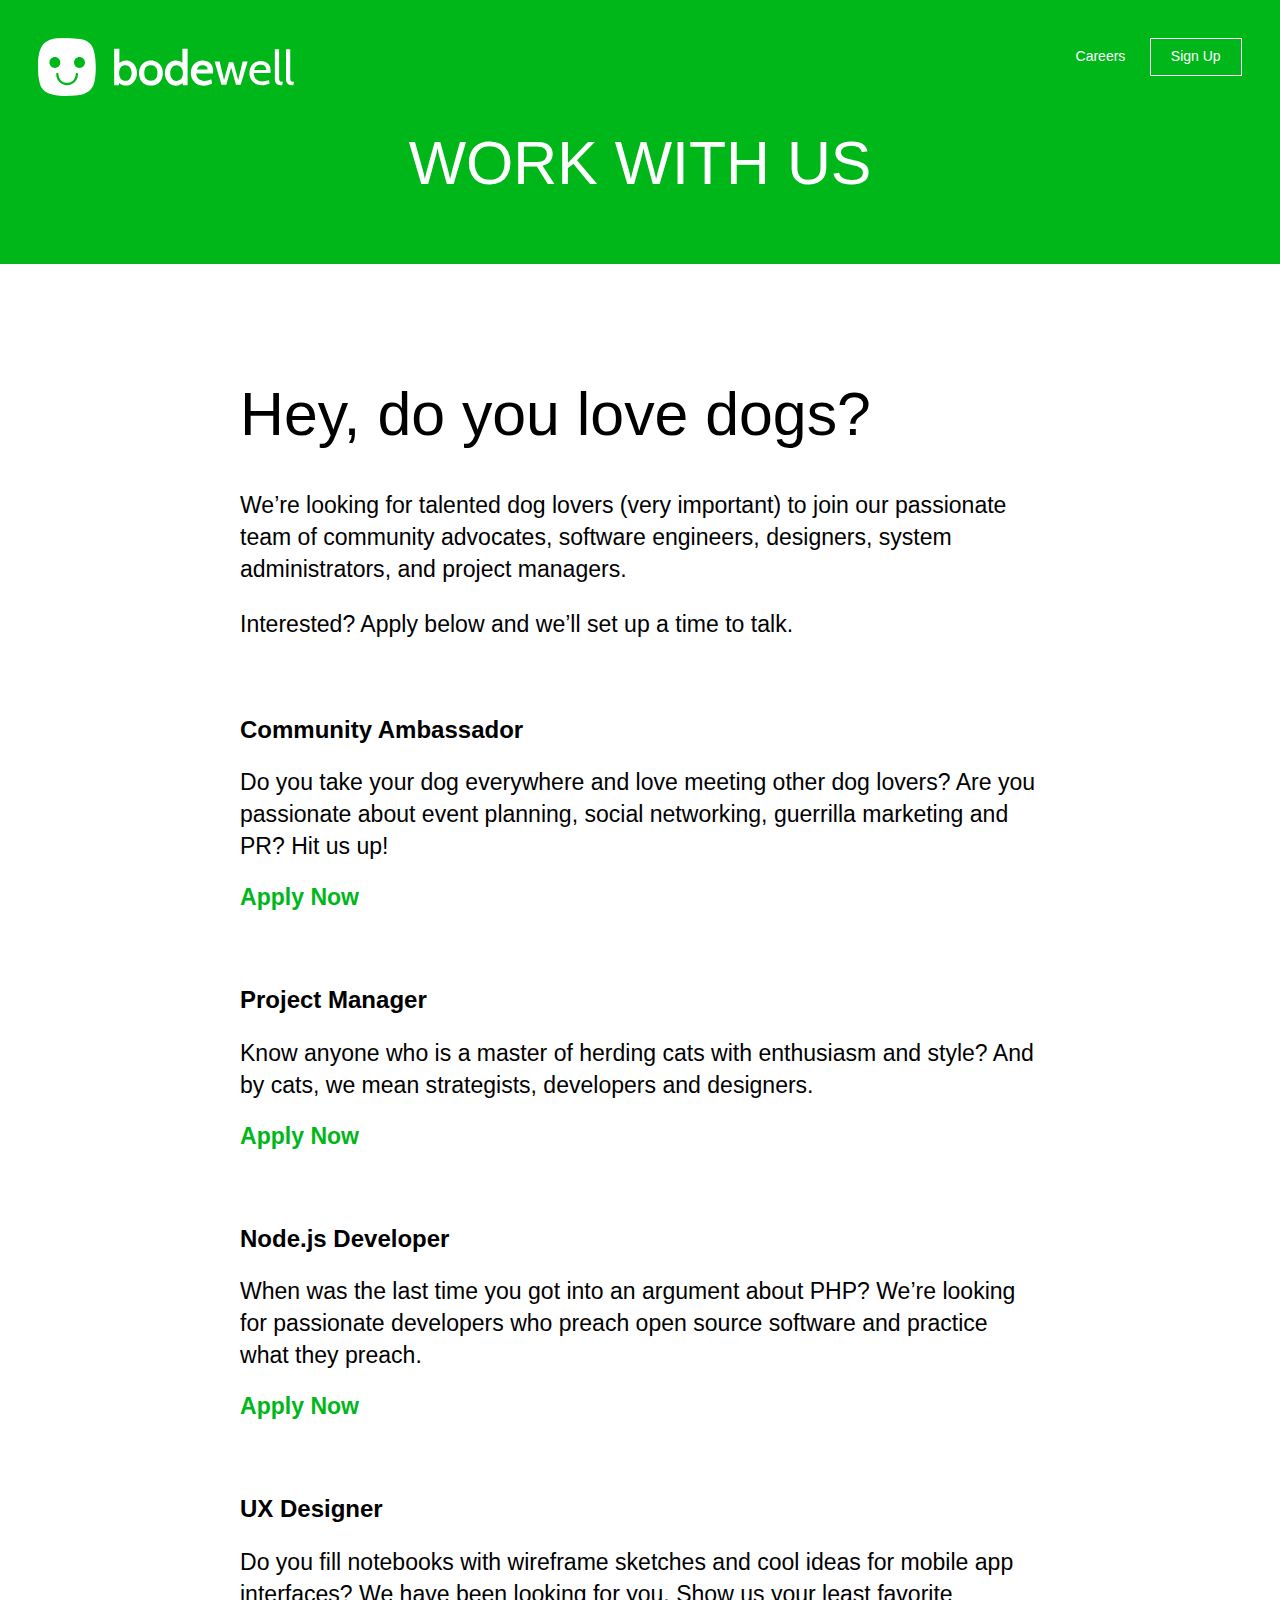
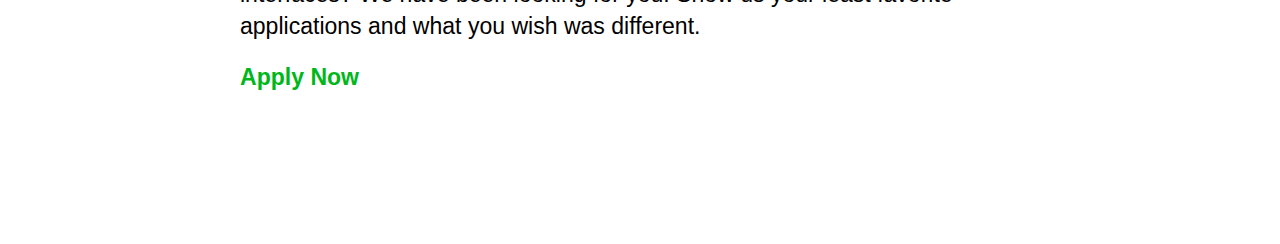
<file: careers.html>
<!doctype html>
<html class="no-js" lang="">
    <head>
        <meta charset="utf-8">
        <meta http-equiv="x-ua-compatible" content="ie=edge">
        <title>Bodewell Careers</title>
        <meta name="description" content="">
        <meta name="viewport" content="width=device-width, initial-scale=1">

        <link rel="manifest" href="site.webmanifest">
        <link rel="apple-touch-icon" href="icon.png">
        <!-- Place favicon.ico in the root directory -->


        <link rel="stylesheet" href="css/bodewell.css">
    </head>
    <body>
      <div class="content-page">
        <!--[if lte IE 9]>
            <p class="browserupgrade">You are using an <strong>outdated</strong> browser. Please <a href="https://browsehappy.com/">upgrade your browser</a> to improve your experience and security.</p>
        <![endif]-->

        <!-- Add your site or application content here -->


        <header>
          <a href="index.html">
            <img class="logo" src="img/bodewell-logo.svg">
          </a>
          <div class="nav">

            <a href="careers.html" class=" btn text-light inline ga-tracker" data-category="Content" data-label="Careers - Nav">Careers</a>

            <a href="https://bodewell.us12.list-manage.com/subscribe/post?u=2cd95dfe088c5ca7e7065ddd8&id=fc47dbff81" class=" btn btn-light inline ga-tracker" data-category="Conversions" data-label="Sign Up - Nav">Sign Up</a>

          </div>
        </header>
        <div class="content-banner">
          <h1>Work with us</h1>
        </div>

        <div class="page-body">


          <h1>Hey, do you love dogs?</h1>
          <p>We’re looking for talented dog lovers (very important) to join our passionate team of community advocates, software engineers, designers, system administrators, and project managers.</p>
          <p>Interested? Apply below and we’ll set up a time to talk.</p>

          <section class="job-post">
            <h2>Community Ambassador</h2>
            <p>Do you take your dog everywhere and love meeting other dog lovers? Are you passionate about event planning, social networking, guerrilla marketing and PR? Hit us up!</p>
            <a href="https://goo.gl/forms/mArzAYslwWFKGiS32">Apply Now</a>
          </section>

          <section class="job-post">
            <h2>Project Manager</h2>
            <p>Know anyone who is a master of herding cats with enthusiasm and style? And by cats, we mean strategists, developers and designers.</p>
            <a href="https://goo.gl/forms/mArzAYslwWFKGiS32">Apply Now</a>
          </section>

          <section class="job-post">
            <h2>Node.js Developer</h2>
            <p>When was the last time you got into an argument about PHP? We’re looking for passionate developers who preach open source software and practice what they preach.</p>
            <a href="https://goo.gl/forms/mArzAYslwWFKGiS32">Apply Now</a>
          </section>

          <section class="job-post">
            <h2>UX Designer</h2>
            <p>Do you fill notebooks with wireframe sketches and cool ideas for mobile app interfaces? We have been looking for you. Show us your least favorite applications and what you wish was different.</p>
            <a href="https://goo.gl/forms/mArzAYslwWFKGiS32">Apply Now</a>
          </section>

        </div>



      </div>
    </div>


        <script src="js/vendor/modernizr-3.5.0.min.js"></script>
        <script src="https://code.jquery.com/jquery-3.2.1.min.js" integrity="sha256-hwg4gsxgFZhOsEEamdOYGBf13FyQuiTwlAQgxVSNgt4=" crossorigin="anonymous"></script>
        <script>window.jQuery || document.write('<script src="js/vendor/jquery-3.2.1.min.js"><\/script>')</script>
        <script src="js/plugins.js"></script>
        <script src="js/main.js"></script>

        <!-- Google Analytics: change UA-XXXXX-Y to be your site's ID. -->
        <script>
            window.ga=function(){ga.q.push(arguments)};ga.q=[];ga.l=+new Date;
            ga('create','UA-115501864-1','auto');ga('send','pageview')

            $('.ga-tracker').on('click', function() {

              // I want to know on what page the event fired, as my links are on many pages.
              var LOCATION = window.location.href

              // The category of the event. On my site I have two - general tracker and social trackers.
              var CATEGORY = this.data('category')

              // The action that takes place. Example: On my social tracker I made it 'share'.
              var ACTION = 'Click'

              // The label. I add the label we pass in track(); function and add the location.
              var LABEL = LOCATION + ' > ' + this.data('label')

              // Send data to Google Analytics
              ga('send', 'event', CATEGORY, ACTION, LABEL)

            })
        </script>

        <script src="https://www.google-analytics.com/analytics.js" async defer></script>
    </body>
</html>
</file>
<file: css/bodewell.css>
:root {

}

.page{

}

.inline{
  display: inline-block;
}

.nav{
  display: block;
  z-index: 2;
  position: absolute;
  right: 3vw;
  top: 3vw;
}

.btn{

  padding: 10px 20px;
  font-size: 14px;
  border: 1px solid #fff;

  color: #fff;
  text-decoration: none;
}
.btn:hover{
  border: 2px solid #fff;
}

.text-light{
  border: none;
}

.text-light:hover{
  border: none;
  text-decoration: underline;
}

body {
  background-color: #fff;
  font: 1rem/1.1 "Montserrat", sans-serif;
  margin: 0;
}
.hero-unit {
  height: 100vh;
  overflow: hidden;
  position: relative;
}
video {
  left: 50%;
  min-height: 100%;
  min-width: 100%;
  position: absolute;
  top: 50%;
  transform: translate(-50%, -50%);
  display: none;
}
.poster {
  background: url(../video/Snapshots/its-clark.jpg) no-repeat center center fixed;
  background-repeat: no-repeat;
  background-size: cover;
  background-position: 50%;
  height: 100%;
  display: block;
}
.vignette {
  background: rgba(0, 0, 0, .25);
  background-size: cover;
  background-blend-mode: overlay;
  height: 100%;
  left: 0;
  position: fixed;
  top: 0;
  width: 100%;
  z-index: 1;
}

.logo{

  width: 40vw;
  position: absolute;
  z-index: 2;
  top: 3vw;
  left: 3vw;
}

.message{

  display: block;
  z-index: 2;
  position: absolute;
  left: 3vw;
  bottom: 3vw;
  width: 94vw;

}


.hero-copy{

  color: #fff;
  width: 82vw;
  display: block;
  position: relative;
  padding: 6vw 3vw;

}

h1 {
  font-size: 10vw;
  font-weight: 500;
}

p{
 font-size: 16px;
 line-height: 22px;
}

.email-list{
  width: 82vw;
  padding: 6vw;

  display: block;

  position: relative;
  color: #fff;

  background: rgba(0, 0, 0, 0.46);
  border-radius: 5px;

}

.email-list:after {
  content: "";
  display: table;
  clear: both;
}



.spacer{
  width: 100%;
  height: 3vw;
  display: block;
}

.no-margin{
  margin: 0;
}



.email-list p{
  font-size: 12px;
  line-height: normal;
  margin-bottom: 6vw;

}
.email-list h2{
  margin-top: 0;
  font-size: 14;
  font-weight: 300;
}

.tnp-submit{

  width: 30vw;

  height: 50px;
  background-color: #00b71a;
  color: #fff;
  border: none;
  border-radius: 0;

  display: block;
  float: left;
  font-size: 14px;
  margin-left: 1vw;
}

.tnp-submit:hover{
  background-color: #00cc1a;
}

 .email-list input[type=email] {

    width: 50vw;

    padding: 10px;
    float: left;
    display: block;
    border: 1px solid #ddd;
    border-color: #ddd;
    background-color: #f4f4f4;
    background-image: none;
    text-shadow: none;
    color: #444;
    font-size: 14px;
    line-height: normal;
    box-sizing: border-box;
    height: 50px;
}

.content-banner{
  background-color: #00b71a;
  color: #fff;
  text-align: center;
  padding: 14vw 5vw 2vw 5vw;
  text-transform: uppercase;
}

.page-body{
  margin: 0 auto;
  max-width: 800px;
  padding: 6vw;

}

.job-post{
  margin: 10vw 0;
}

.job-post a{
  color: #00b71a;
  text-decoration: none;
  font-size: 4vw;
  font-weight: 600;
}


@media only screen and (min-width : 699px) {
  /* Styles for above hand helds */

  .content-banner{
    background-color: #00b71a;
    color: #fff;
    text-align: center;
    padding: 7vw 5vw 2vw 5vw;
    text-transform: uppercase;
  }

  .job-post{
    margin: 6vw 0;
  }

  .job-post a{
    font-size: 1.8vw;
  }

  .vignette {
    background: rgba(0, 0, 0, .15);
  }

  .poster {
    display: none;
  }

  video{
    display: block;
  }


  .page{
    min-width: 1024px;

  }

  h1 {

    font-size: 4.75vw;

  }

  p{
   font-size: 1.8vw;
   line-height: 2.5vw;
  }

  .hero-copy{

    width: 45vw;
    padding: 0;

  }

  .email-list{
    width: 36vw;
    padding: 3vw;
    float: right;
    position: absolute;
    bottom: 0px;
    right: 0px;
    background: rgba(0, 0, 0, 0.26);

  }

  .email-list p{
    margin-bottom: 1vw;
    font-size: 14px;
  }

  .logo{

    width: 20vw;
  }

  .email-list input[type=email] {
     width: 25vw;
   }

   .tnp-submit{
     width: 10vw;
   }
}
</file>
